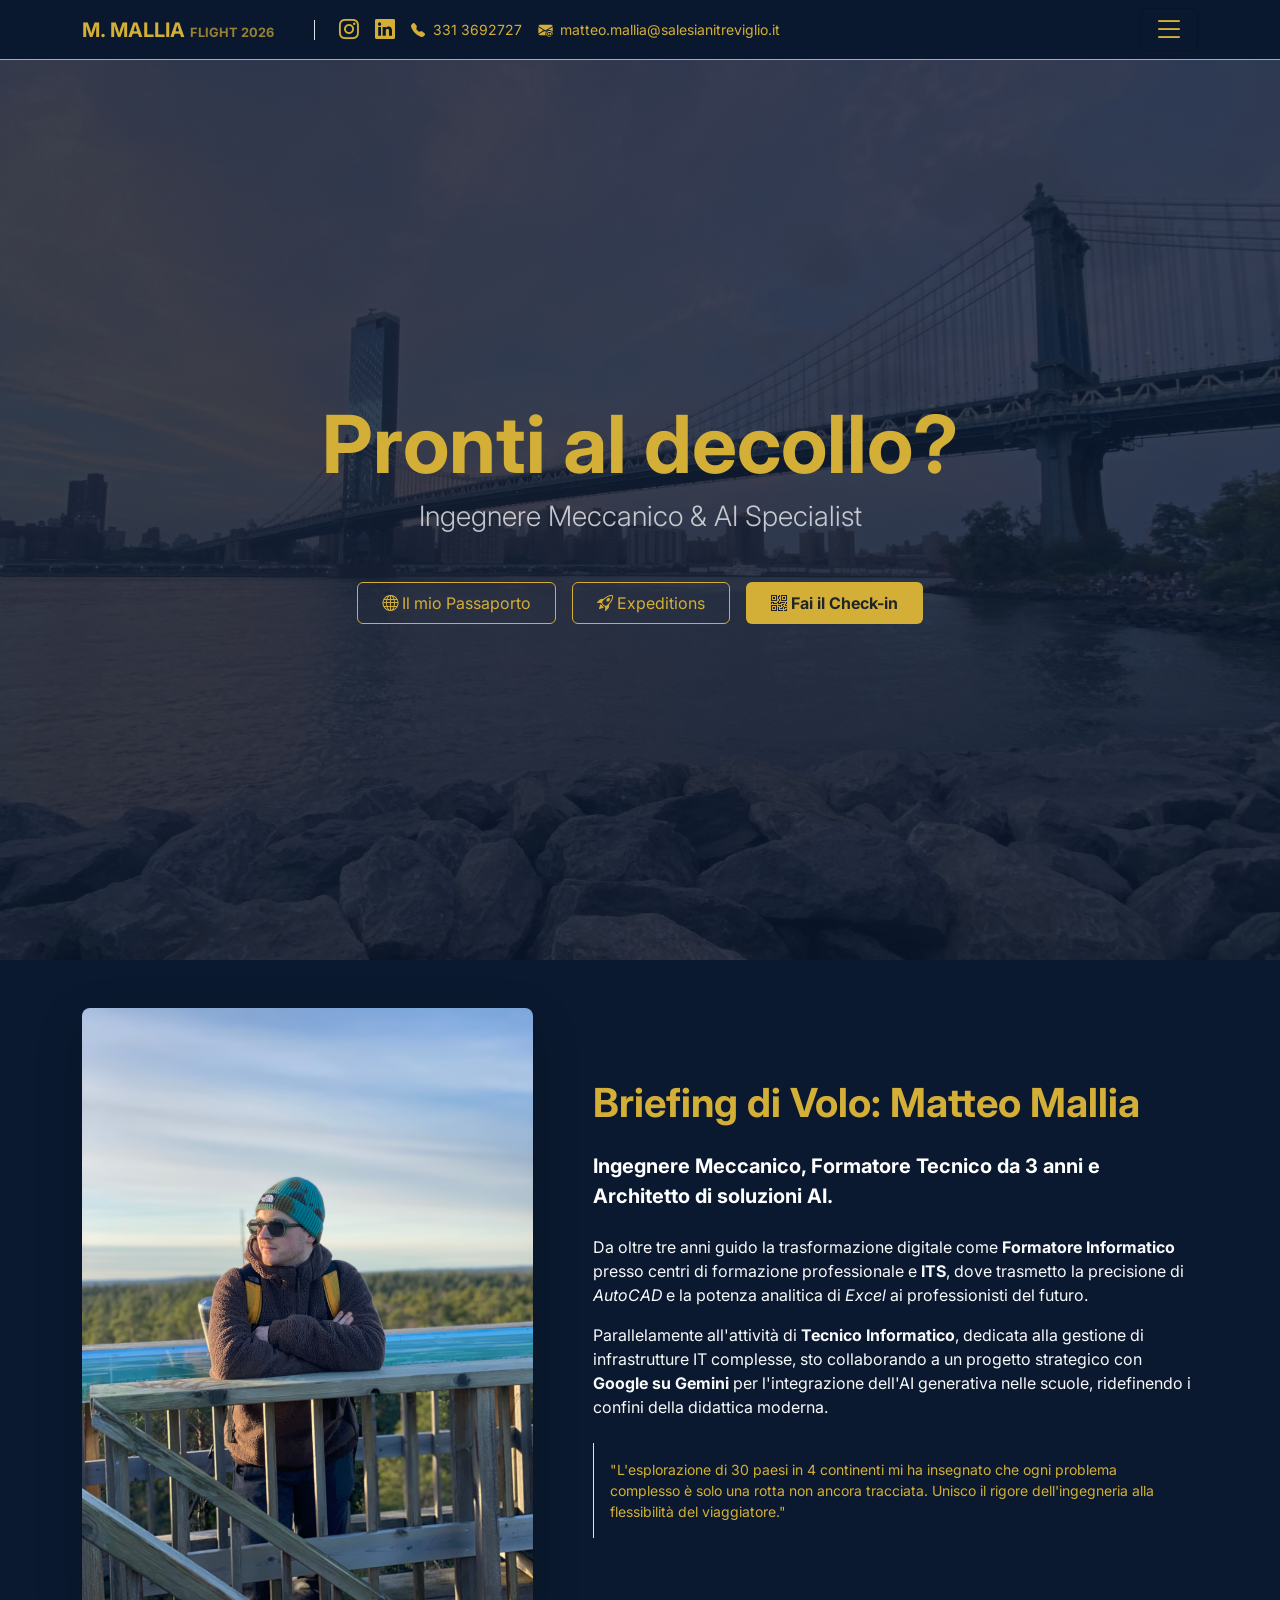
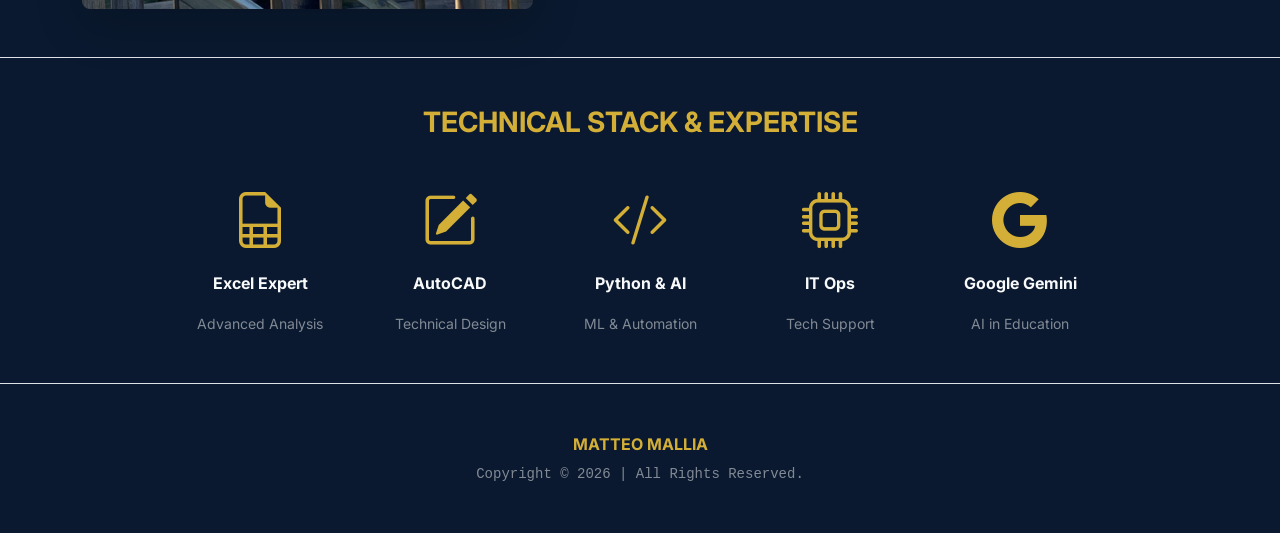
<file: index.html>
<!DOCTYPE html>
<html lang="it">
<head>
    <meta charset="UTF-8">
    <meta name="viewport" content="width=device-width, initial-scale=1.0">
    <title>Matteo Mallia | Flight Terminal</title>
    
    <meta name="description" content="Matteo Mallia - Ingegnere Meccanico, Docente IT e AI Specialist. Esplora il mio viaggio tra tecnologia e innovazione.">
    <meta property="og:title" content="Matteo Mallia | Flight Terminal">
    <meta property="og:description" content="Dall'ingegneria meccanica all'AI generativa. Esplora il mio portfolio professionale.">
    <meta property="og:image" content="img/hero-bg.jpg">
    <meta property="og:type" content="website">

    <link rel="icon" type="image/png" href="img/favicon.png">
    <link href="https://cdn.jsdelivr.net/npm/bootstrap@5.3.0/dist/css/bootstrap.min.css" rel="stylesheet">
    <link rel="stylesheet" href="https://cdn.jsdelivr.net/npm/bootstrap-icons@1.11.1/font/bootstrap-icons.css">
    <link href="https://fonts.googleapis.com/css2?family=Inter:wght@300;400;700&family=JetBrains+Mono&display=swap" rel="stylesheet">
    <link rel="stylesheet" href="css/style.css">
</head>
<body class="bg-darker-blue">

    <nav class="navbar sticky-top custom-radar-nav">
    <div class="container d-flex justify-content-between align-items-center">
        <div class="d-flex align-items-center flex-wrap gap-3">
            <a class="navbar-brand me-3" href="index.html">M. MALLIA <span>FLIGHT 2026</span></a>
            
            <div class="d-none d-lg-block border-start border-gold-subtle h-25 mx-2" style="width:1px; height:20px !important;"></div>

            <div class="nav-social-icons d-flex gap-3 align-items-center">
                <a href="https://www.instagram.com/matteo_mallia99/" target="_blank" class="text-gold opacity-75-hover">
                    <i class="bi bi-instagram fs-5"></i>
                </a>
                <a href="https://www.linkedin.com/in/matteo-mallia/" target="_blank" class="text-gold opacity-75-hover">
                    <i class="bi bi-linkedin fs-5"></i>
                </a>
                <a href="tel:+393313692727" class="text-gold opacity-75-hover d-none d-md-inline small font-mono text-decoration-none">
                    <i class="bi bi-telephone-fill me-1"></i> 331 3692727
                </a>
                <a href="mailto:matteo.mallia@salesianitreviglio.it" class="text-gold opacity-75-hover d-none d-md-inline small font-mono text-decoration-none">
                    <i class="bi bi-envelope-at-fill me-1"></i> matteo.mallia@salesianitreviglio.it
                </a>
            </div>
        </div>
        
        <button class="navbar-toggler" type="button" data-bs-toggle="offcanvas" data-bs-target="#offcanvasMenu">
            <i class="bi bi-list text-gold fs-2"></i>
        </button>
    </div>
</nav>

    <div class="offcanvas offcanvas-end" tabindex="-1" id="offcanvasMenu">
        <div class="offcanvas-header border-bottom border-gold-subtle">
            <h5 class="offcanvas-title text-gold uppercase">Flight Menu</h5>
            <button type="button" class="btn-close btn-close-white" data-bs-dismiss="offcanvas"></button>
        </div>
        <div class="offcanvas-body">
            <ul class="navbar-nav pe-3">
                <li class="nav-item mb-2"><a class="nav-link active" href="index.html"><i class="bi bi-house"></i> Terminal</a></li>
                <li class="nav-item mb-2"><a class="nav-link" href="passaporto.html"><i class="bi bi-globe"></i> Il mio Passaporto</a></li>
                <li class="nav-item mb-2"><a class="nav-link" href="cv.html"><i class="bi bi-person-badge"></i> Passport (CV)</a></li>
                <li class="nav-item mb-2"><a class="nav-link" href="progetti.html"><i class="bi bi-rocket-takeoff"></i> Expeditions</a></li>
                <li class="nav-item mt-4"><a class="nav-link fw-bold text-gold" href="contatti.html"><i class="bi bi-qr-code-scan"></i> Fai il Check-in</a></li>
            </ul>
        </div>
    </div>

    <header class="hero-section d-flex align-items-center">
        <div class="container">
            <div class="glass-panel text-center animate-fade-in">
                <h1 class="display-1 fw-bold text-gold mb-2">Pronti al decollo?</h1>
                <p class="h3 fw-light mb-5 opacity-75">Ingegnere Meccanico & AI Specialist</p>
                
                <div class="d-flex justify-content-center gap-3 flex-wrap">
                    <a href="passaporto.html" class="btn btn-outline-gold px-4 py-2">
                        <i class="bi bi-globe"></i> Il mio Passaporto
                    </a>
                    <a href="progetti.html" class="btn btn-outline-gold px-4 py-2">
                        <i class="bi bi-rocket-takeoff"></i> Expeditions
                    </a>
                    <a href="contatti.html" class="btn btn-gold bg-gold text-dark px-4 py-2 fw-bold">
                        <i class="bi bi-qr-code"></i> Fai il Check-in
                    </a>
                </div>
            </div>
        </div>
    </header>

    <section id="about" class="py-5">
        <div class="container">
            <div class="row align-items-center">
                <div class="col-md-5 mb-4 mb-md-0">
                    <div class="profile-img-container">
                        <img src="img/matteo-profile.jpg" alt="Matteo Mallia" class="img-fluid rounded-3 border-gold shadow-lg">
                    </div>
                </div>
                <div class="col-md-7 ps-md-5">
                    <h2 class="text-gold mb-4 h1 fw-bold">Briefing di Volo: Matteo Mallia</h2>
                    <p class="lead fw-bold text-white mb-4">
                        Ingegnere Meccanico, Formatore Tecnico da 3 anni e Architetto di soluzioni AI.
                    </p>
                    <p>
                        Da oltre tre anni guido la trasformazione digitale come <strong>Formatore Informatico</strong> presso centri di formazione professionale e <strong>ITS</strong>, dove trasmetto la precisione di <em>AutoCAD</em> e la potenza analitica di <em>Excel</em> ai professionisti del futuro.
                    </p>
                    <p>
                        Parallelamente all'attività di <strong>Tecnico Informatico</strong>, dedicata alla gestione di infrastrutture IT complesse, sto collaborando a un progetto strategico con <strong>Google su Gemini</strong> per l'integrazione dell'AI generativa nelle scuole, ridefinendo i confini della didattica moderna.
                    </p>
                    <div class="bg-primary-blue p-3 border-start border-gold mt-4">
                        <p class="italic mb-0 small text-gold">
                            "L'esplorazione di 30 paesi in 4 continenti mi ha insegnato che ogni problema complesso è solo una rotta non ancora tracciata. Unisco il rigore dell'ingegneria alla flessibilità del viaggiatore."
                        </p>
                    </div>
                </div>
            </div>
        </div>
    </section>

    <section class="py-5 bg-primary-blue border-top border-bottom border-gold-subtle">
        <div class="container text-center">
            <h3 class="text-gold mb-5 text-uppercase fw-bold letter-spacing-2">Technical Stack & Expertise</h3>
            <div class="row g-4 justify-content-center">
                <div class="col-6 col-md-2 skill-item">
                    <i class="bi bi-file-earmark-spreadsheet display-4 text-gold"></i>
                    <p class="mt-3 fw-bold">Excel Expert</p>
                    <span class="small opacity-50">Advanced Analysis</span>
                </div>
                <div class="col-6 col-md-2 skill-item">
                    <i class="bi bi-pencil-square display-4 text-gold"></i>
                    <p class="mt-3 fw-bold">AutoCAD</p>
                    <span class="small opacity-50">Technical Design</span>
                </div>
                <div class="col-6 col-md-2 skill-item">
                    <i class="bi bi-code-slash display-4 text-gold"></i>
                    <p class="mt-3 fw-bold">Python & AI</p>
                    <span class="small opacity-50">ML & Automation</span>
                </div>
                <div class="col-6 col-md-2 skill-item">
                    <i class="bi bi-cpu display-4 text-gold"></i>
                    <p class="mt-3 fw-bold">IT Ops</p>
                    <span class="small opacity-50">Tech Support</span>
                </div>
                <div class="col-6 col-md-2 skill-item">
                    <i class="bi bi-google display-4 text-gold"></i>
                    <p class="mt-3 fw-bold">Google Gemini</p>
                    <span class="small opacity-50">AI in Education</span>
                </div>
            </div>
        </div>
    </section>

    <footer class="py-5 text-center">
        <div class="container">
            <p class="mb-2 text-gold fw-bold">MATTEO MALLIA</p>
            <p class="mb-0 opacity-50 small font-monospace">
                Copyright &copy; 2026 | All Rights Reserved.
            </p>
        </div>
    </footer>

    <script src="https://cdn.jsdelivr.net/npm/bootstrap@5.3.0/dist/js/bootstrap.bundle.min.js"></script>
</body>
</html>
</file>
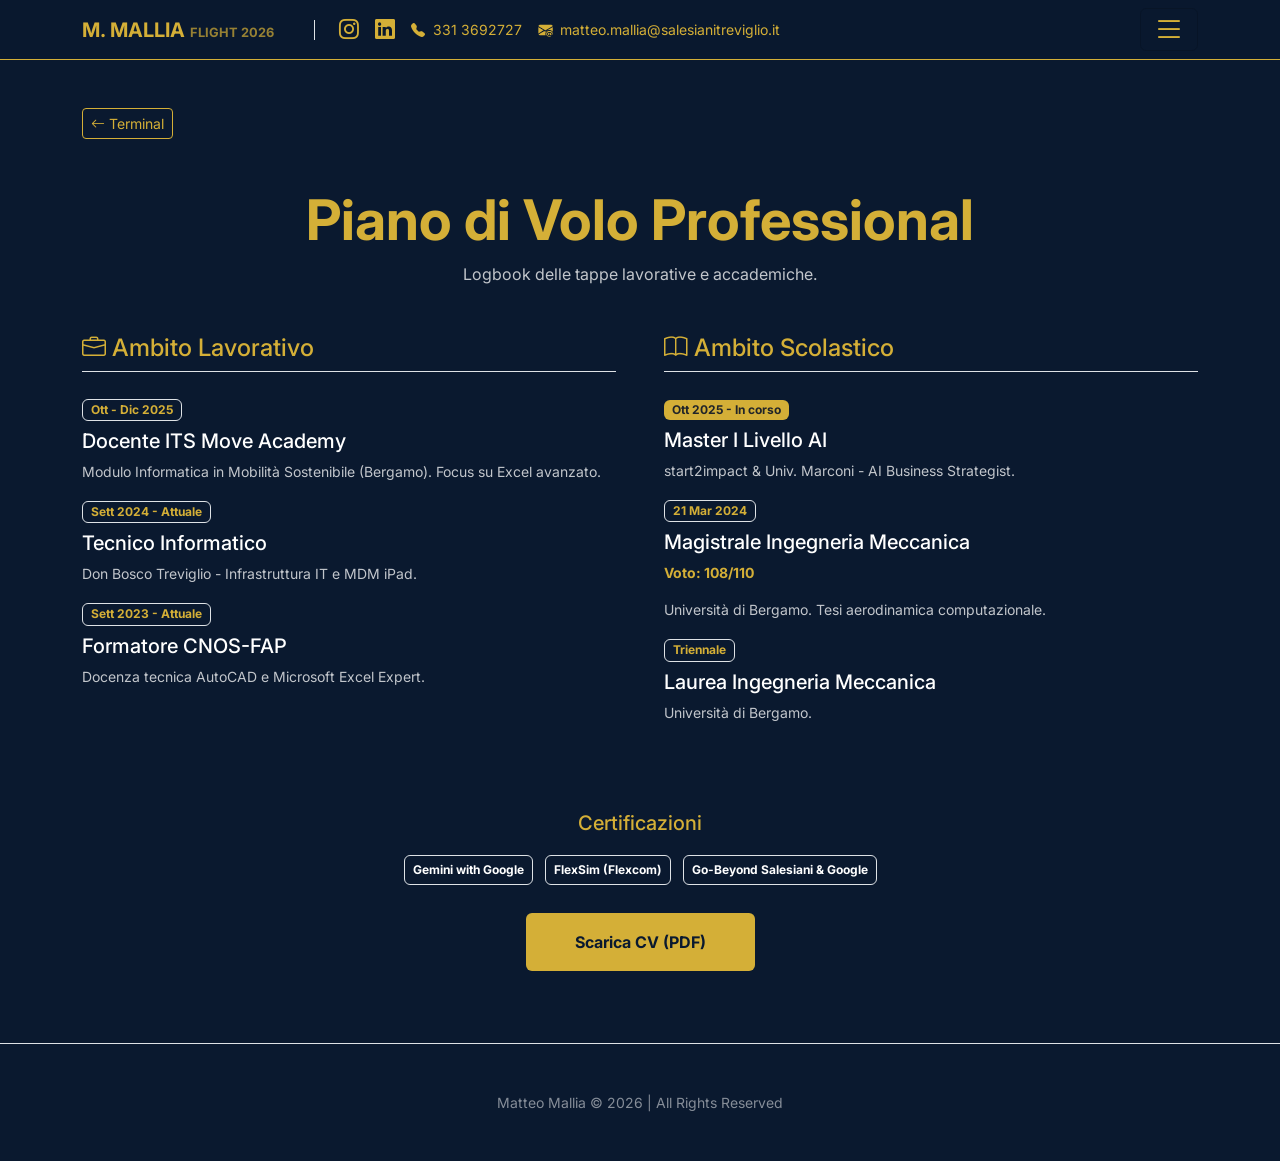
<file: cv.html>
<!DOCTYPE html>
<html lang="it">
<head>
    <meta charset="UTF-8">
    <meta name="viewport" content="width=device-width, initial-scale=1.0">
    <title>Matteo Mallia | Passport (CV)</title>
    <link href="https://cdn.jsdelivr.net/npm/bootstrap@5.3.0/dist/css/bootstrap.min.css" rel="stylesheet">
    <link rel="stylesheet" href="https://cdn.jsdelivr.net/npm/bootstrap-icons@1.11.1/font/bootstrap-icons.css">
    <link href="https://fonts.googleapis.com/css2?family=Inter:wght@300;400;700&family=JetBrains+Mono&display=swap" rel="stylesheet">
    <link rel="stylesheet" href="css/style.css">
</head>
<body class="bg-darker-blue text-white">

    <nav class="navbar sticky-top custom-radar-nav">
        <div class="container d-flex justify-content-between align-items-center">
            <div class="d-flex align-items-center flex-wrap gap-3">
                <a class="navbar-brand me-3" href="index.html">M. MALLIA <span>FLIGHT 2026</span></a>
                
                <div class="d-none d-lg-block border-start border-gold-subtle h-25 mx-2" style="width:1px; height:20px !important;"></div>

                <div class="nav-social-icons d-flex gap-3 align-items-center">
                    <a href="https://www.instagram.com/matteo_mallia99/" target="_blank" class="text-gold"><i class="bi bi-instagram fs-5"></i></a>
                    <a href="https://www.linkedin.com/in/matteo-mallia/" target="_blank" class="text-gold"><i class="bi bi-linkedin fs-5"></i></a>
                    <a href="tel:+393313692727" class="text-gold d-none d-md-inline small font-mono text-decoration-none"><i class="bi bi-telephone-fill me-1"></i> 331 3692727</a>
                    <a href="mailto:matteo.mallia@salesianitreviglio.it" class="text-gold d-none d-md-inline small font-mono text-decoration-none"><i class="bi bi-envelope-at-fill me-1"></i> matteo.mallia@salesianitreviglio.it</a>
                </div>
            </div>
            <button class="navbar-toggler" type="button" data-bs-toggle="offcanvas" data-bs-target="#offcanvasMenu">
                <i class="bi bi-list text-gold fs-2"></i>
            </button>
        </div>
    </nav>

<div class="offcanvas offcanvas-end" tabindex="-1" id="offcanvasMenu">
        <div class="offcanvas-header border-bottom border-gold-subtle">
            <h5 class="offcanvas-title text-gold uppercase">Flight Menu</h5>
            <button type="button" class="btn-close btn-close-white" data-bs-dismiss="offcanvas"></button>
        </div>
        <div class="offcanvas-body">
            <ul class="navbar-nav pe-3">
                <li class="nav-item mb-2"><a class="nav-link active" href="index.html"><i class="bi bi-house"></i> Terminal</a></li>
                <li class="nav-item mb-2"><a class="nav-link" href="passaporto.html"><i class="bi bi-globe"></i> Il mio Passaporto</a></li>
                <li class="nav-item mb-2"><a class="nav-link" href="cv.html"><i class="bi bi-person-badge"></i> Passport (CV)</a></li>
                <li class="nav-item mb-2"><a class="nav-link" href="progetti.html"><i class="bi bi-rocket-takeoff"></i> Expeditions</a></li>
                <li class="nav-item mt-4"><a class="nav-link fw-bold text-gold" href="contatti.html"><i class="bi bi-qr-code-scan"></i> Fai il Check-in</a></li>
            </ul>
        </div>
    </div>

    <main class="container my-5">
        <div class="mb-5 animate-fade-in">
            <a href="index.html" class="btn btn-outline-gold btn-sm border-gold"><i class="bi bi-arrow-left"></i> Terminal</a>
        </div>

        <div class="text-center mb-5">
            <h1 class="text-gold display-4 fw-bold uppercase">Piano di Volo Professional</h1>
            <p class="opacity-75 italic">Logbook delle tappe lavorative e accademiche.</p>
        </div>

        <div class="row g-5">
            <div class="col-lg-6">
                <h2 class="text-gold mb-4 uppercase h4 letter-spacing-2 border-bottom border-gold pb-2"><i class="bi bi-briefcase"></i> Ambito Lavorativo</h2>
                <div class="flight-path">
                    <div class="timeline-item animate-fade-in">
                        <span class="badge border border-gold text-gold mb-2 uppercase font-mono">Ott - Dic 2025</span>
                        <h3 class="h5">Docente ITS Move Academy</h3>
                        <p class="small opacity-75">Modulo Informatica in Mobilità Sostenibile (Bergamo). Focus su Excel avanzato.</p>
                    </div>
                    <div class="timeline-item animate-fade-in">
                        <span class="badge border border-gold text-gold mb-2 uppercase font-mono">Sett 2024 - Attuale</span>
                        <h3 class="h5">Tecnico Informatico</h3>
                        <p class="small opacity-75">Don Bosco Treviglio - Infrastruttura IT e MDM iPad.</p>
                    </div>
                    <div class="timeline-item animate-fade-in">
                        <span class="badge border border-gold text-gold mb-2 uppercase font-mono">Sett 2023 - Attuale</span>
                        <h3 class="h5">Formatore CNOS-FAP</h3>
                        <p class="small opacity-75">Docenza tecnica AutoCAD e Microsoft Excel Expert.</p>
                    </div>
                </div>
            </div>

            <div class="col-lg-6">
                <h2 class="text-gold mb-4 uppercase h4 letter-spacing-2 border-bottom border-gold pb-2"><i class="bi bi-book"></i> Ambito Scolastico</h2>
                <div class="flight-path">
                    <div class="timeline-item animate-fade-in">
                        <span class="badge bg-gold text-dark mb-2 uppercase font-mono">Ott 2025 - In corso</span>
                        <h3 class="h5">Master I Livello AI</h3>
                        <p class="small opacity-75">start2impact & Univ. Marconi - AI Business Strategist.</p>
                    </div>
                    <div class="timeline-item animate-fade-in">
                        <span class="badge border border-gold text-gold mb-2 uppercase font-mono">21 Mar 2024</span>
                        <h3 class="h5">Magistrale Ingegneria Meccanica</h3>
                        <p class="small text-gold fw-bold">Voto: 108/110</p>
                        <p class="small opacity-75">Università di Bergamo. Tesi aerodinamica computazionale.</p>
                    </div>
                    <div class="timeline-item animate-fade-in">
                        <span class="badge border border-gold text-gold mb-2 uppercase font-mono">Triennale</span>
                        <h3 class="h5">Laurea Ingegneria Meccanica</h3>
                        <p class="small opacity-75">Università di Bergamo.</p>
                    </div>
                </div>
            </div>
        </div>

        <div class="glass-panel p-4 border-gold text-center mt-5">
            <h3 class="text-gold h5 uppercase mb-3">Certificazioni</h3>
            <div class="mb-4">
                <span class="badge border border-gold-subtle m-1 p-2">Gemini with Google</span>
                <span class="badge border border-gold-subtle m-1 p-2">FlexSim (Flexcom)</span>
                <span class="badge border border-gold-subtle m-1 p-2">Go-Beyond Salesiani & Google</span>
            </div>
            <a href="assets/matteo_mallia_cv.pdf" class="btn btn-gold px-5 py-3 fw-bold uppercase" download>Scarica CV (PDF)</a>
        </div>
    </main>

    <footer class="py-5 text-center mt-5 border-top border-gold-subtle">
        <p class="mb-0 opacity-50 small">Matteo Mallia &copy; 2026 | All Rights Reserved</p>
    </footer>

    <script src="https://cdn.jsdelivr.net/npm/bootstrap@5.3.0/dist/js/bootstrap.bundle.min.js"></script>
</body>
</html>
</file>
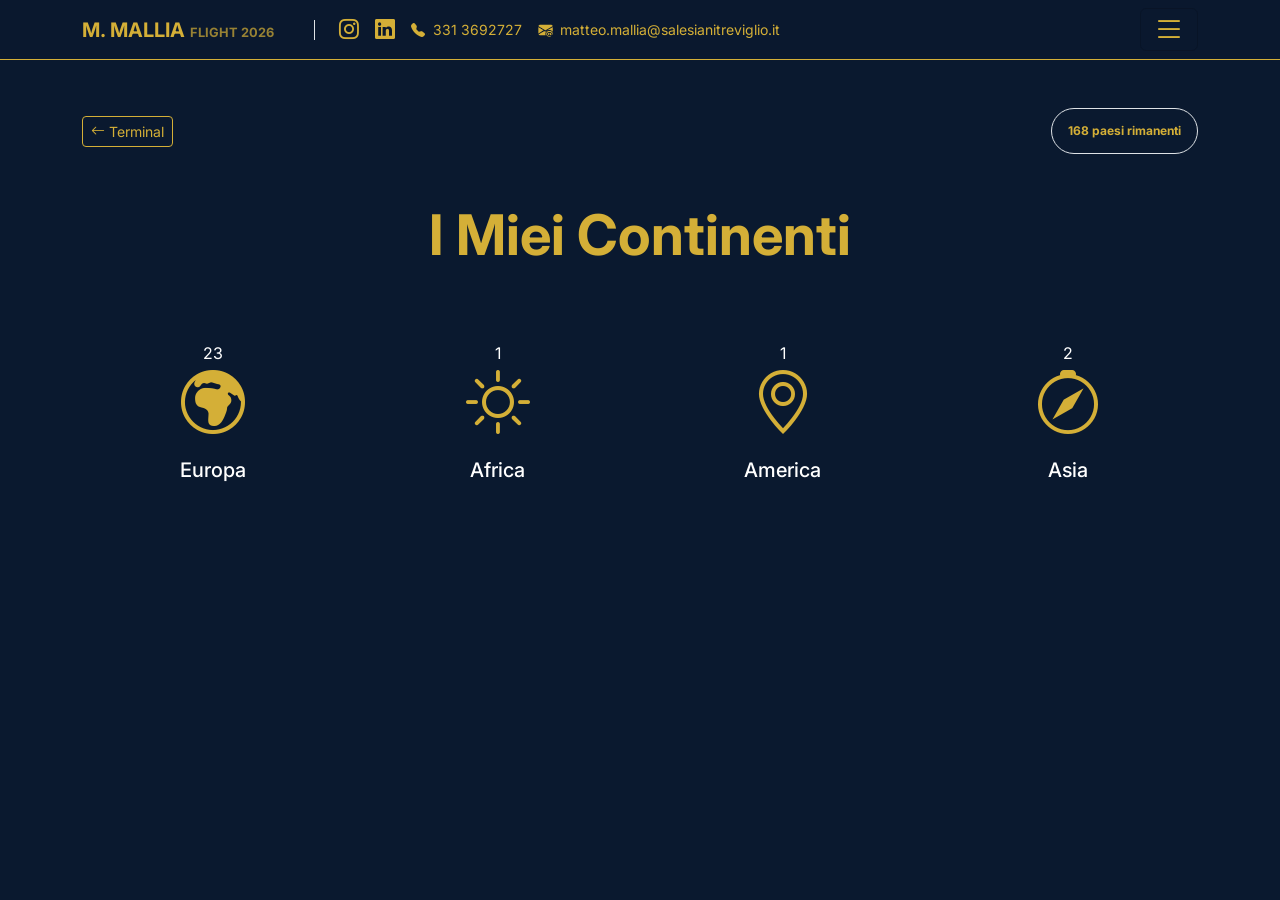
<file: passaporto.html>
<!DOCTYPE html>
<html lang="it">
<head>
    <meta charset="UTF-8">
    <meta name="viewport" content="width=device-width, initial-scale=1.0">
    <title>Matteo Mallia | Il mio Passaporto</title>
    <link href="https://cdn.jsdelivr.net/npm/bootstrap@5.3.0/dist/css/bootstrap.min.css" rel="stylesheet">
    <link rel="stylesheet" href="https://cdn.jsdelivr.net/npm/bootstrap-icons@1.11.1/font/bootstrap-icons.css">
    <link href="https://fonts.googleapis.com/css2?family=Inter:wght@300;400;700&family=JetBrains+Mono&display=swap" rel="stylesheet">
    <link rel="stylesheet" href="css/style.css">
</head>
<body class="bg-darker-blue text-white">

    <nav class="navbar sticky-top custom-radar-nav">
        <div class="container d-flex justify-content-between align-items-center">
            <div class="d-flex align-items-center flex-wrap gap-3">
                <a class="navbar-brand me-3" href="index.html">M. MALLIA <span>FLIGHT 2026</span></a>
                
                <div class="d-none d-lg-block border-start border-gold-subtle h-25 mx-2" style="width:1px; height:20px !important;"></div>

                <div class="nav-social-icons d-flex gap-3 align-items-center">
                    <a href="https://www.instagram.com/matteo_mallia99/" target="_blank" class="text-gold"><i class="bi bi-instagram fs-5"></i></a>
                    <a href="https://www.linkedin.com/in/matteo-mallia/" target="_blank" class="text-gold"><i class="bi bi-linkedin fs-5"></i></a>
                    <a href="tel:+393313692727" class="text-gold d-none d-md-inline small font-mono text-decoration-none"><i class="bi bi-telephone-fill me-1"></i> 331 3692727</a>
                    <a href="mailto:matteo.mallia@salesianitreviglio.it" class="text-gold d-none d-md-inline small font-mono text-decoration-none"><i class="bi bi-envelope-at-fill me-1"></i> matteo.mallia@salesianitreviglio.it</a>
                </div>
            </div>
            <button class="navbar-toggler" type="button" data-bs-toggle="offcanvas" data-bs-target="#offcanvasMenu">
                <i class="bi bi-list text-gold fs-2"></i>
            </button>
        </div>
    </nav>

 <div class="offcanvas offcanvas-end" tabindex="-1" id="offcanvasMenu">
        <div class="offcanvas-header border-bottom border-gold-subtle">
            <h5 class="offcanvas-title text-gold uppercase">Flight Menu</h5>
            <button type="button" class="btn-close btn-close-white" data-bs-dismiss="offcanvas"></button>
        </div>
        <div class="offcanvas-body">
            <ul class="navbar-nav pe-3">
                <li class="nav-item mb-2"><a class="nav-link active" href="index.html"><i class="bi bi-house"></i> Terminal</a></li>
                <li class="nav-item mb-2"><a class="nav-link" href="passaporto.html"><i class="bi bi-globe"></i> Il mio Passaporto</a></li>
                <li class="nav-item mb-2"><a class="nav-link" href="cv.html"><i class="bi bi-person-badge"></i> Passport (CV)</a></li>
                <li class="nav-item mb-2"><a class="nav-link" href="progetti.html"><i class="bi bi-rocket-takeoff"></i> Expeditions</a></li>
                <li class="nav-item mt-4"><a class="nav-link fw-bold text-gold" href="contatti.html"><i class="bi bi-qr-code-scan"></i> Fai il Check-in</a></li>
            </ul>
        </div>
    </div>

    <main class="container my-5">
        <div class="d-flex justify-content-between align-items-center mb-5">
            <a href="index.html" class="btn btn-outline-gold btn-sm border-gold"><i class="bi bi-arrow-left"></i> Terminal</a>
            <span class="badge rounded-pill border border-gold text-gold p-3 font-mono">168 paesi rimanenti</span>
        </div>

        <div class="text-center mb-5">
            <h1 class="text-gold display-4 fw-bold uppercase">I Miei Continenti</h1>
        </div>

        <div class="row g-4 justify-content-center">
            <div class="col-6 col-lg-3" onclick="showContinent('europa')">
                <div class="continent-card glass-panel border-gold p-4 text-center position-relative">
                    <div class="continent-badge">23</div>
                    <i class="bi bi-globe-europe-africa display-3 text-gold"></i>
                    <h2 class="h5 mt-3 uppercase font-mono">Europa</h2>
                </div>
            </div>
            <div class="col-6 col-lg-3" onclick="showContinent('africa')">
                <div class="continent-card glass-panel border-gold p-4 text-center position-relative">
                    <div class="continent-badge">1</div>
                    <i class="bi bi-sun display-3 text-gold"></i>
                    <h2 class="h5 mt-3 uppercase font-mono">Africa</h2>
                </div>
            </div>
            <div class="col-6 col-lg-3" onclick="showContinent('america')">
                <div class="continent-card glass-panel border-gold p-4 text-center position-relative">
                    <div class="continent-badge">1</div>
                    <i class="bi bi-geo-alt display-3 text-gold"></i>
                    <h2 class="h5 mt-3 uppercase font-mono">America</h2>
                </div>
            </div>
            <div class="col-6 col-lg-3" onclick="showContinent('asia')">
                <div class="continent-card glass-panel border-gold p-4 text-center position-relative">
                    <div class="continent-badge">2</div>
                    <i class="bi bi-compass display-3 text-gold"></i>
                    <h2 class="h5 mt-3 uppercase font-mono">Asia</h2>
                </div>
            </div>
        </div>

        <section id="details-section" class="mt-5 d-none">
            <hr class="border-gold my-5 opacity-25">
            <h2 id="continent-title" class="text-center text-gold mb-5 h1 uppercase font-mono tracking-widest"></h2>
            <div id="countries-container" class="row g-4"></div>
        </section>
    </main>

    <script src="https://cdn.jsdelivr.net/npm/bootstrap@5.3.0/dist/js/bootstrap.bundle.min.js"></script>
    
    <script>
        const travelData = {
            europa: [
                { paese: "Italia", periodo: "Dal 1999 ad oggi", crew: "Famiglia", spot: "Matera", desc: "La mia casa, un viaggio infinito."},
                { paese: "Spagna", periodo: "Dicembre 2021", crew: "Amici", spot: "Barcellona/Madrid", desc: "Dalla Sagrada Familia al Bernabeu."},
                { paese: "Portogallo", periodo: "Dicembre 2023", crew: "Amici", spot: "Lisbona", desc: "Torre di Belem e Carmo Convent."},
                { paese: "Irlanda", periodo: "Agosto 2024", crew: "Famiglia", spot: "Scogliere di Moher", desc: "Un tuffo nell'Oceano Atlantico."},
                { paese: "Gran Bretagna", periodo: "Agosto 2013", crew: "Studio", spot: "Londra / Brighton", desc: "Esperienza in college indimenticabile."},
                { paese: "Scozia", periodo: "Agosto 2026", crew: "Famiglia", spot: "Edimburgo", desc: "Pronto per esplorare le Highlands."},
                { paese: "Danimarca", periodo: "Febbraio 2025", crew: "Amici", spot: "Copenaghen", desc: "I colori di Nyhavn e il design nordico."},
                { paese: "Svezia", periodo: "Dicembre 2024", crew: "Amici", spot: "Stoccolma", desc: "Alci e foreste innevate."},
                { paese: "Finlandia", periodo: "Settembre 2023", crew: "Amici", spot: "Lapponia", desc: "Sotto l'Aurora Boreale."},
                { paese: "Norvegia", periodo: "Settembre 2023", crew: "Amici", spot: "Oslo / Tromso", desc: "Munch e la maestosità dei fiordi."},
                { paese: "Olanda", periodo: "Febbraio 2025", crew: "Amici", spot: "Amsterdam", desc: "Canali e mulini a vento."},
                { paese: "Francia", periodo: "Dicembre 2019", crew: "Amici", spot: "Parigi / Disneyland", desc: "La magia di Versailles."},
                { paese: "Principato di Monaco", periodo: "Agosto 2016", crew: "Amici", spot: "Monaco", desc: "Lusso e adrenalina in Costa Azzurra."},
                { paese: "San Marino", periodo: "Agosto 2020", crew: "Amici", spot: "Torri di San Marino", desc: "Un borgo medievale sospeso nel tempo."},
                { paese: "Città del Vaticano", periodo: "Luglio 2021", crew: "Amici", spot: "San Pietro", desc: "L'arte millenaria della Cupola."},
                { paese: "Ungheria", periodo: "Agosto 2024", crew: "Amici", spot: "Budapest", desc: "Il fascino del Danubio tra Buda e Pest."},
                { paese: "Austria", periodo: "Aprile 2016", crew: "Scuola", spot: "Vienna", desc: "Sacher e storia asburgica."},
                { paese: "Svizzera", periodo: "Ogni Inverno", crew: "Famiglia", spot: "Crans-Montana", desc: "Dove ho imparato a sciare."},
                { paese: "Grecia", periodo: "Agosto 2008", crew: "Famiglia", spot: "Tour Storico", desc: "Sulle tracce dei grandi filosofi."},
                { paese: "Slovacchia", periodo: "Aprile 2016", crew: "Scuola", spot: "Bratislava", desc: "Castelli e tradizioni locali."},
                { paese: "Polonia", periodo: "Agosto 2025", crew: "Amici", spot: "Cracovia", desc: "Miniere di sale e storia."},
                { paese: "Repubblica Ceca", periodo: "Giugno 2024", crew: "Amici", spot: "Praga", desc: "L'architettura gotica e l'ottima birra."},
                { paese: "Creta", periodo: "Agosto 2008", crew: "Famiglia", spot: "Creta", desc: "Sole e mare mitologico."}
            ],
            africa: [{ paese: "Marocco", periodo: "Agosto 2025", crew: "Amici", spot: "Marrakech / Deserto", desc: "I mercati e le dune infinite."}],
            america: [{ paese: "USA (New York)", periodo: "Settembre 2024", crew: "Amici", spot: "NYC", desc: "Immerso nello skyline di Manhattan."}],
            asia: [
                { paese: "Oman", periodo: "Agosto 2026", crew: "Amici", spot: "Muscat", desc: "Tradizione araba e paesaggi desertici."},
                { paese: "Turchia", periodo: "Agosto 2025", crew: "Amici", spot: "Istanbul / Cappadocia", desc: "Le mongolfiere all'alba."}
            ]
        };

        function showContinent(cont) {
            const section = document.getElementById('details-section');
            const container = document.getElementById('countries-container');
            document.getElementById('continent-title').innerText = cont;
            container.innerHTML = "";
            travelData[cont].forEach((item) => {
                container.innerHTML += `
                    <div class="col-md-6 col-lg-4 animate-fade-in">
                        <div class="glass-panel p-4 border-gold h-100 shadow-hover">
                            <h3 class="text-gold h4 fw-bold uppercase font-mono mb-3">${item.paese}</h3>
                            <p class="small opacity-75 italic mb-4">"${item.desc}"</p>
                            <div class="p-3 bg-darker-blue border border-gold-subtle rounded font-mono x-small">
                                <div><span class="text-gold">PERIOD:</span> ${item.periodo}</div>
                                <div><span class="text-gold">CREW:</span> ${item.crew}</div>
                                <div><span class="text-gold">SPOT:</span> ${item.spot}</div>
                            </div>
                        </div>
                    </div>`;
            });
            section.classList.remove('d-none');
            section.scrollIntoView({ behavior: 'smooth', block: 'start' });
        }
    </script>
    <style>
        .x-small { font-size: 0.75rem; }
        .shadow-hover:hover { box-shadow: 0 10px 20px rgba(0,0,0,0.4); }
    </style>
</body>
</html>
</file>
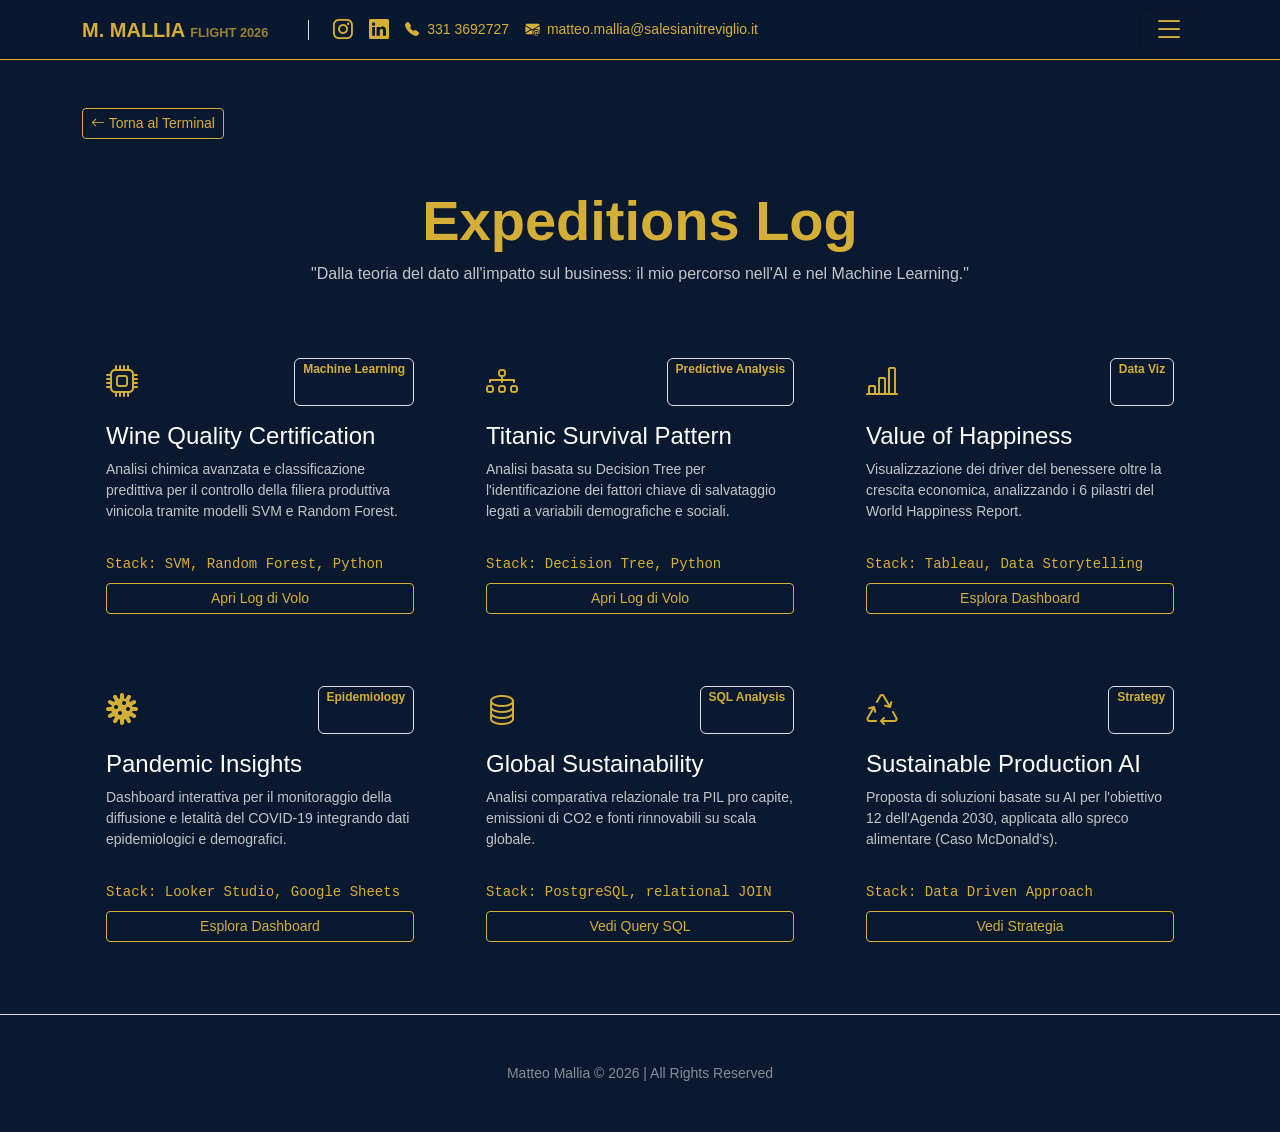
<file: progetti.html>
<!DOCTYPE html>
<html lang="it">
<head>
    <meta charset="UTF-8">
    <meta name="viewport" content="width=device-width, initial-scale=1.0">
    <title>Matteo Mallia | Expeditions (Progetti)</title>
    <link rel="icon" type="image/png" href="img/favicon.png">
    
    <link href="https://cdn.jsdelivr.net/npm/bootstrap@5.3.0/dist/css/bootstrap.min.css" rel="stylesheet">
    <link rel="stylesheet" href="https://cdn.jsdelivr.net/npm/bootstrap-icons@1.11.1/font/bootstrap-icons.css">
    
    <link rel="stylesheet" href="css/style.css">
</head>
<body class="bg-darker-blue text-white">

    <nav class="navbar sticky-top custom-radar-nav">
        <div class="container d-flex justify-content-between align-items-center">
            <div class="d-flex align-items-center flex-wrap gap-3">
                <a class="navbar-brand me-3" href="index.html">M. MALLIA <span>FLIGHT 2026</span></a>
                
                <div class="d-none d-lg-block border-start border-gold-subtle h-25 mx-2" style="width:1px; height:20px !important;"></div>

                <div class="nav-social-icons d-flex gap-3 align-items-center">
                    <a href="https://www.instagram.com/matteo_mallia99/" target="_blank" class="text-gold">
                        <i class="bi bi-instagram fs-5"></i>
                    </a>
                    <a href="https://www.linkedin.com/in/matteo-mallia/" target="_blank" class="text-gold">
                        <i class="bi bi-linkedin fs-5"></i>
                    </a>
                    <a href="tel:+393313692727" class="text-gold d-none d-md-inline small font-mono text-decoration-none">
                        <i class="bi bi-telephone-fill me-1"></i> 331 3692727
                    </a>
                    <a href="mailto:matteo.mallia@salesianitreviglio.it" class="text-gold d-none d-md-inline small font-mono text-decoration-none">
                        <i class="bi bi-envelope-at-fill me-1"></i> matteo.mallia@salesianitreviglio.it
                    </a>
                </div>
            </div>
            
            <button class="navbar-toggler" type="button" data-bs-toggle="offcanvas" data-bs-target="#offcanvasMenu">
                <i class="bi bi-list text-gold fs-2"></i>
            </button>
        </div>
    </nav>

    <div class="offcanvas offcanvas-end" tabindex="-1" id="offcanvasMenu">
        <div class="offcanvas-header border-bottom border-gold-subtle">
            <h5 class="offcanvas-title text-gold uppercase">Flight Menu</h5>
            <button type="button" class="btn-close btn-close-white" data-bs-dismiss="offcanvas"></button>
        </div>
        <div class="offcanvas-body">
            <ul class="navbar-nav pe-3">
                <li class="nav-item mb-2"><a class="nav-link" href="index.html"><i class="bi bi-house"></i> Terminal</a></li>
                <li class="nav-item mb-2"><a class="nav-link" href="passaporto.html"><i class="bi bi-globe"></i> Il mio Passaporto</a></li>
                <li class="nav-item mb-2"><a class="nav-link" href="cv.html"><i class="bi bi-person-badge"></i> Passport (CV)</a></li>
                <li class="nav-item mb-2"><a class="nav-link active" href="progetti.html"><i class="bi bi-rocket-takeoff"></i> Expeditions</a></li>
                <li class="nav-item mt-4"><a class="nav-link fw-bold text-gold" href="contatti.html"><i class="bi bi-qr-code-scan"></i> Fai il Check-in</a></li>
            </ul>
        </div>
    </div>

    <main class="container my-5">
        <div class="mb-5 animate-fade-in">
            <a href="index.html" class="btn btn-outline-gold btn-sm border-gold">
                <i class="bi bi-arrow-left"></i> Torna al Terminal
            </a>
        </div>

        <div class="text-center mb-5">
            <h1 class="text-gold display-4 fw-bold uppercase">Expeditions Log</h1>
            <p class="opacity-75 italic">"Dalla teoria del dato all'impatto sul business: il mio percorso nell'AI e nel Machine Learning."</p>
        </div>

        <div class="row g-4">
            <div class="col-md-6 col-lg-4">
                <div class="glass-panel p-4 h-100 project-card border-gold animate-fade-in">
                    <div class="d-flex justify-content-between mb-3">
                        <i class="bi bi-cpu text-gold fs-2"></i>
                        <span class="badge border border-gold text-gold small">Machine Learning</span>
                    </div>
                    <h3 class="h4 text-white">Wine Quality Certification</h3>
                    <p class="small opacity-75">Analisi chimica avanzata e classificazione predittiva per il controllo della filiera produttiva vinicola tramite modelli SVM e Random Forest.</p>
                    <div class="mt-auto pt-3">
                        <small class="text-gold d-block mb-2 font-monospace">Stack: SVM, Random Forest, Python</small>
                        <a href="assets/Progetto_Machine_Learning_di_Matteo_Mallia_1_llnhku.pdf" class="btn btn-outline-gold btn-sm w-100" target="_blank">Apri Log di Volo</a>
                    </div>
                </div>
            </div>

            <div class="col-md-6 col-lg-4">
                <div class="glass-panel p-4 h-100 project-card border-gold animate-fade-in">
                    <div class="d-flex justify-content-between mb-3">
                        <i class="bi bi-diagram-3 text-gold fs-2"></i>
                        <span class="badge border border-gold text-gold small">Predictive Analysis</span>
                    </div>
                    <h3 class="h4 text-white">Titanic Survival Pattern</h3>
                    <p class="small opacity-75">Analisi basata su Decision Tree per l'identificazione dei fattori chiave di salvataggio legati a variabili demografiche e sociali.</p>
                    <div class="mt-auto pt-3">
                        <small class="text-gold d-block mb-2 font-monospace">Stack: Decision Tree, Python</small>
                        <a href="assets/Progetto_Machine_Learning_di_Matteo_Mallia_cadg45.pdf" class="btn btn-outline-gold btn-sm w-100" target="_blank">Apri Log di Volo</a>
                    </div>
                </div>
            </div>

            <div class="col-md-6 col-lg-4">
                <div class="glass-panel p-4 h-100 project-card border-gold animate-fade-in">
                    <div class="d-flex justify-content-between mb-3">
                        <i class="bi bi-bar-chart-line text-gold fs-2"></i>
                        <span class="badge border border-gold text-gold small">Data Viz</span>
                    </div>
                    <h3 class="h4 text-white">Value of Happiness</h3>
                    <p class="small opacity-75">Visualizzazione dei driver del benessere oltre la crescita economica, analizzando i 6 pilastri del World Happiness Report.</p>
                    <div class="mt-auto pt-3">
                        <small class="text-gold d-block mb-2 font-monospace">Stack: Tableau, Data Storytelling</small>
                        <a href="assets/Progetto_Data_Visualization_con_Tableau_di_Matteo_Mallia_1_f24auh.pdf" class="btn btn-outline-gold btn-sm w-100" target="_blank">Esplora Dashboard</a>
                    </div>
                </div>
            </div>

            <div class="col-md-6 col-lg-4">
                <div class="glass-panel p-4 h-100 project-card border-gold animate-fade-in">
                    <div class="d-flex justify-content-between mb-3">
                        <i class="bi bi-virus text-gold fs-2"></i>
                        <span class="badge border border-gold text-gold small">Epidemiology</span>
                    </div>
                    <h3 class="h4 text-white">Pandemic Insights</h3>
                    <p class="small opacity-75">Dashboard interattiva per il monitoraggio della diffusione e letalità del COVID-19 integrando dati epidemiologici e demografici.</p>
                    <div class="mt-auto pt-3">
                        <small class="text-gold d-block mb-2 font-monospace">Stack: Looker Studio, Google Sheets</small>
                        <a href="assets/Progetto_Looker_Studio_di_Matteo_Mallia_tncd9d.pdf" class="btn btn-outline-gold btn-sm w-100" target="_blank">Esplora Dashboard</a>
                    </div>
                </div>
            </div>

            <div class="col-md-6 col-lg-4">
                <div class="glass-panel p-4 h-100 project-card border-gold animate-fade-in">
                    <div class="d-flex justify-content-between mb-3">
                        <i class="bi bi-database text-gold fs-2"></i>
                        <span class="badge border border-gold text-gold small">SQL Analysis</span>
                    </div>
                    <h3 class="h4 text-white">Global Sustainability</h3>
                    <p class="small opacity-75">Analisi comparativa relazionale tra PIL pro capite, emissioni di CO2 e fonti rinnovabili su scala globale.</p>
                    <div class="mt-auto pt-3">
                        <small class="text-gold d-block mb-2 font-monospace">Stack: PostgreSQL, relational JOIN</small>
                        <a href="assets/Progetto_SQL_di_Matteo_Mallia_whoseu.pdf" class="btn btn-outline-gold btn-sm w-100" target="_blank">Vedi Query SQL</a>
                    </div>
                </div>
            </div>

            <div class="col-md-6 col-lg-4">
                <div class="glass-panel p-4 h-100 project-card border-gold animate-fade-in">
                    <div class="d-flex justify-content-between mb-3">
                        <i class="bi bi-recycle text-gold fs-2"></i>
                        <span class="badge border border-gold text-gold small">Strategy</span>
                    </div>
                    <h3 class="h4 text-white">Sustainable Production AI</h3>
                    <p class="small opacity-75">Proposta di soluzioni basate su AI per l'obiettivo 12 dell'Agenda 2030, applicata allo spreco alimentare (Caso McDonald's).</p>
                    <div class="mt-auto pt-3">
                        <small class="text-gold d-block mb-2 font-monospace">Stack: Data Driven Approach</small>
                        <a href="assets/03._Progetto_Intro_Data_Science_di_Matteo_Mallia_exkwn0.pdf" class="btn btn-outline-gold btn-sm w-100" target="_blank">Vedi Strategia</a>
                    </div>
                </div>
            </div>
        </div>
    </main>

    <footer class="py-5 text-center mt-5 border-top border-gold-subtle">
        <p class="mb-0 opacity-50 small">Matteo Mallia &copy; 2026 | All Rights Reserved</p>
    </footer>

    <script src="https://cdn.jsdelivr.net/npm/bootstrap@5.3.0/dist/js/bootstrap.bundle.min.js"></script>
</body>
</html>
</file>
<file: css/style.css>
body {
  background-color: #0a192f;
  color: #f8f9fa;
  font-family: "Inter", sans-serif;
}

.custom-radar-nav {
  background: rgba(10, 25, 47, 0.95);
  border-bottom: 1px solid #d4af37;
}
.custom-radar-nav .navbar-brand {
  color: #d4af37 !important;
  font-weight: bold;
}
.custom-radar-nav .navbar-brand span {
  font-size: 0.8rem;
  opacity: 0.7;
}
.custom-radar-nav .nav-link {
  color: #f8f9fa !important;
}
.custom-radar-nav .nav-link:hover {
  color: #d4af37 !important;
}

.hero-section {
  height: 100vh;
  background: linear-gradient(rgba(10, 25, 47, 0.8), rgba(10, 25, 47, 0.8)), url("../img/hero-bg.jpg");
  background-size: cover;
  background-position: center;
}

.btn-outline-gold {
  color: #d4af37;
  border: 1px solid #d4af37;
}
.btn-outline-gold:hover {
  background-color: #d4af37;
  color: #0a192f;
}

.text-gold {
  color: #d4af37;
}

.bg-gold {
  background-color: #d4af37;
  color: #0a192f;
}

.btn-gold {
  background-color: #d4af37;
  color: #0a192f;
  font-weight: bold;
}
.btn-gold:hover {
  background-color: rgb(221.024691358, 191.7901234568, 96.975308642);
}

.timeline {
  position: relative;
  max-width: 800px;
  margin: 0 auto;
}
.timeline .timeline-item .timeline-date {
  min-width: 120px;
  text-align: right;
  font-weight: bold;
}
.timeline .timeline-item .timeline-content {
  padding-bottom: 20px;
}
.timeline .timeline-item .timeline-content h3 {
  font-size: 1.5rem;
  color: #f8f9fa;
}
.timeline .timeline-item .timeline-content p {
  color: rgba(255, 255, 255, 0.8);
}

@media (max-width: 768px) {
  .timeline-content {
    border-start: none !important;
    border-top: 1px solid #d4af37;
    padding-top: 15px;
    margin-top: 10px;
  }
  .timeline-date {
    text-align: left !important;
  }
}
.project-card {
  transition: transform 0.3s ease, box-shadow 0.3s ease;
  overflow: hidden;
}
.project-card img {
  filter: grayscale(50%);
  transition: 0.3s;
}
.project-card:hover {
  transform: translateY(-10px);
  box-shadow: 0 10px 20px rgba(212, 175, 55, 0.2);
}
.project-card:hover img {
  filter: grayscale(0%);
}/*# sourceMappingURL=style.css.map */
</file>
